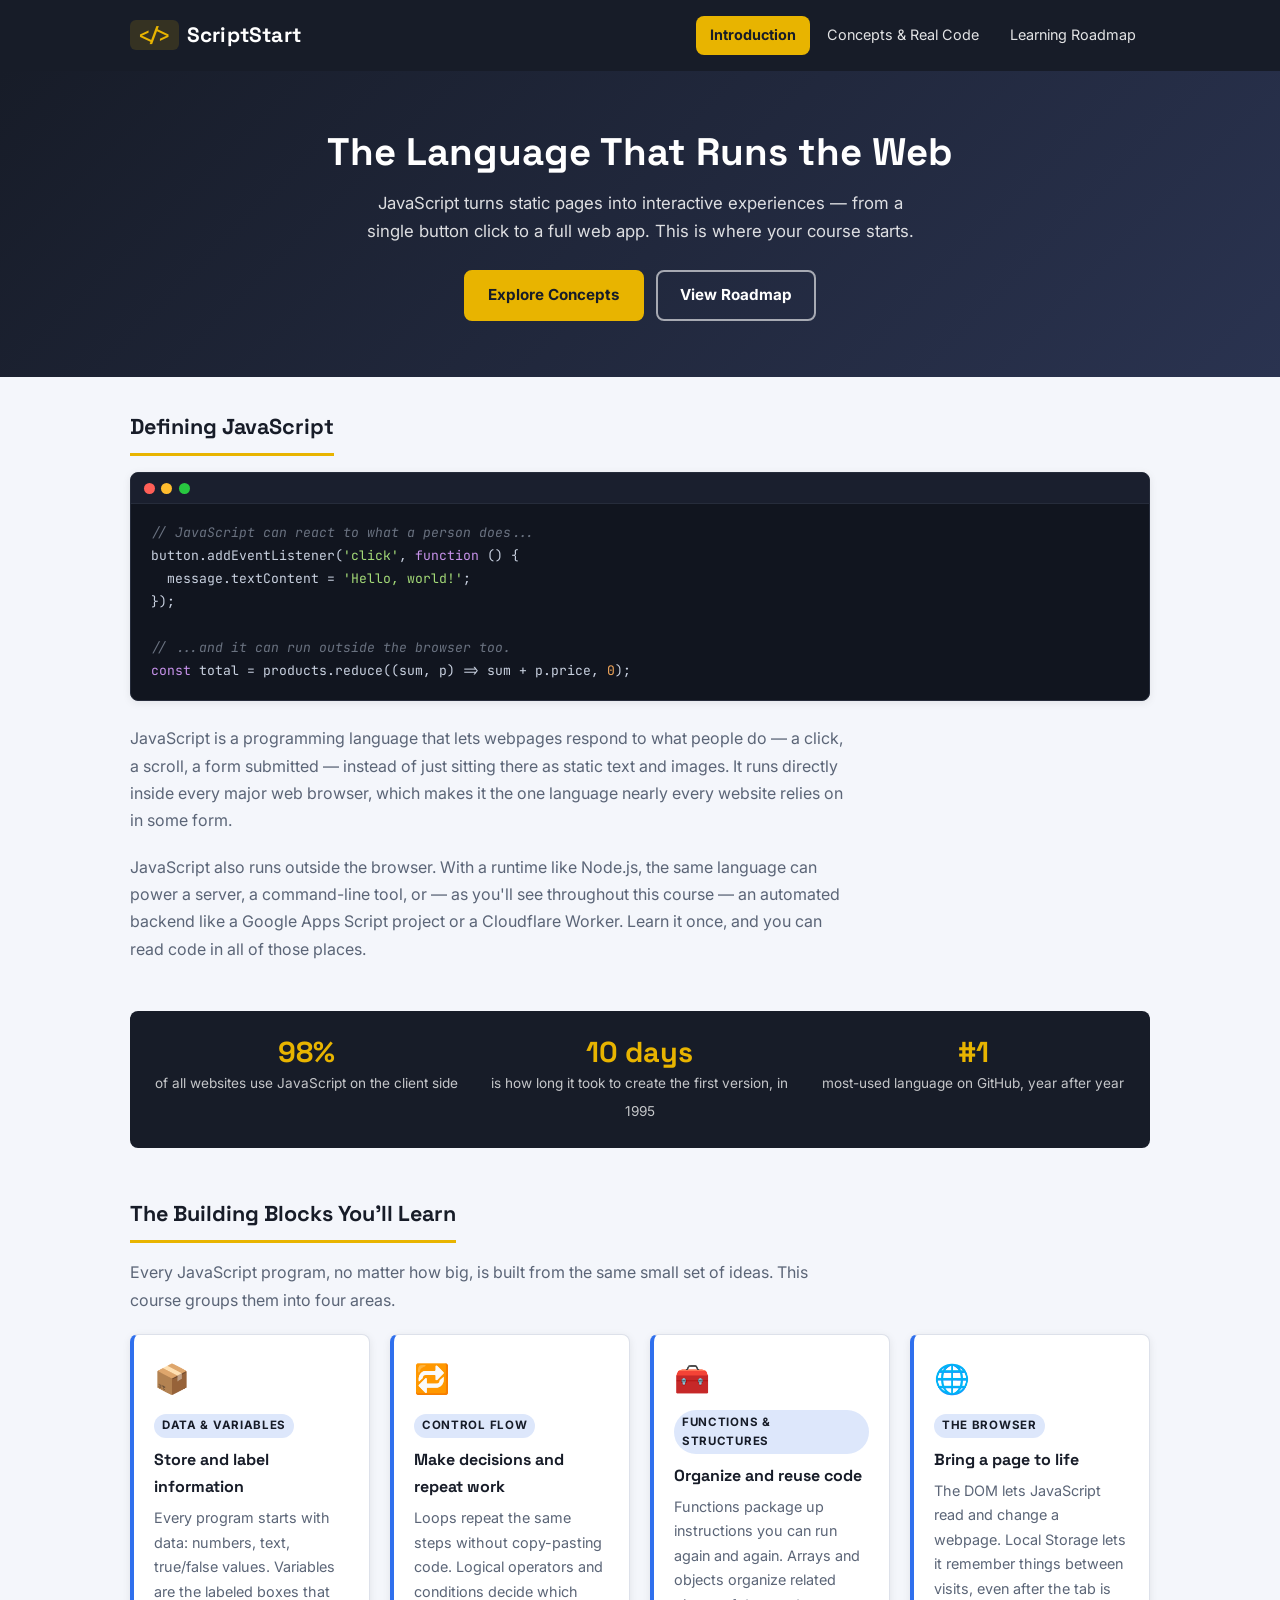
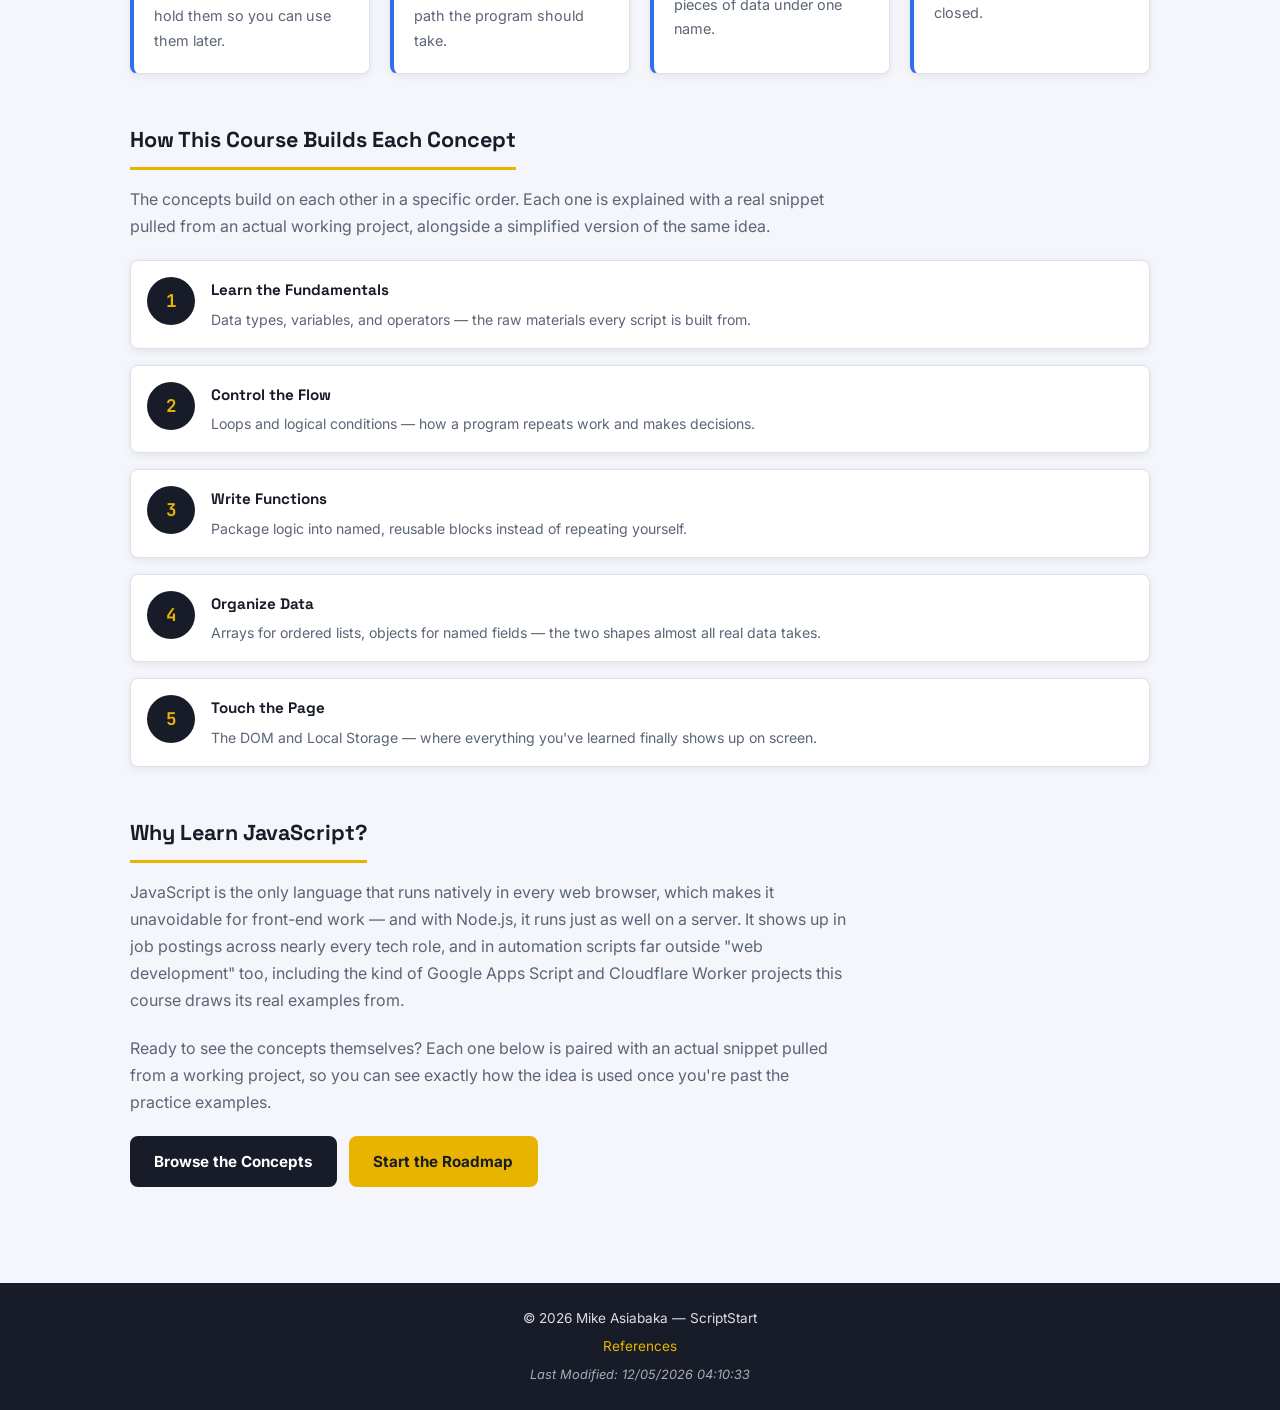
<file: index.html>
<!DOCTYPE html>
<html lang="en">
<head>
  <meta charset="UTF-8">
  <meta name="viewport" content="width=device-width, initial-scale=1.0">
  <title>What is JavaScript? | ScriptStart</title>
  <meta name="description" content="Learn what JavaScript is, where it runs, and the core concepts every beginner needs — explained with real code from an actual project.">
  <meta name="author" content="Mike Asiabaka">

  <link rel="preconnect" href="https://fonts.googleapis.com">
  <link rel="preconnect" href="https://fonts.gstatic.com" crossorigin>
  <link href="https://fonts.googleapis.com/css2?family=Space+Grotesk:wght@700&family=Inter:wght@400;700&family=JetBrains+Mono:wght@400;500&display=swap" rel="stylesheet">

  <link rel="stylesheet" href="styles/main.css">
  <script src="scripts/main.js" defer></script>
</head>
<body>

  <a class="skip-link" href="#main-content">Skip to main content</a>

  <header>
    <div class="header-inner">
      <a href="index.html" class="brand" aria-label="ScriptStart home">
        <span class="brand-icon" aria-hidden="true">&lt;/&gt;</span>
        <span class="brand-name">ScriptStart</span>
      </a>
      <button class="nav-toggle" aria-label="Open menu" aria-expanded="false" aria-controls="primary-nav">☰</button>
      <nav id="primary-nav" aria-label="Primary navigation">
        <ul>
          <li><a href="index.html">Introduction</a></li>
          <li><a href="concepts.html">Concepts &amp; Real Code</a></li>
          <li><a href="roadmap.html">Learning Roadmap</a></li>
        </ul>
      </nav>
    </div>
  </header>

  <section class="hero" aria-label="Page introduction">
    <h1>The Language That Runs the Web</h1>
    <p>JavaScript turns static pages into interactive experiences — from a single button click to a full web app. This is where your course starts.</p>
    <div class="hero-cta">
      <a href="concepts.html" class="btn-primary">Explore Concepts</a>
      <a href="roadmap.html" class="btn-secondary">View Roadmap</a>
    </div>
  </section>

  <main id="main-content">

    <!-- Definition -->
    <section class="section">
      <h2 class="section-title">Defining JavaScript</h2>

      <div class="editor-mock" aria-hidden="true">
        <div class="editor-mock-bar">
          <span class="editor-dot red"></span>
          <span class="editor-dot yellow"></span>
          <span class="editor-dot green"></span>
        </div>
        <pre data-code><code>// JavaScript can react to what a person does...
button.addEventListener('click', function () {
  message.textContent = 'Hello, world!';
});

// ...and it can run outside the browser too.
const total = products.reduce((sum, p) => sum + p.price, 0);</code></pre>
      </div>

      <p class="section-intro">
        JavaScript is a programming language that lets webpages respond to what people do — a click, a scroll, a
        form submitted — instead of just sitting there as static text and images. It runs directly inside every
        major web browser, which makes it the one language nearly every website relies on in some form.
      </p>
      <p class="section-intro">
        JavaScript also runs outside the browser. With a runtime like Node.js, the same language can power a server,
        a command-line tool, or — as you'll see throughout this course — an automated backend like a Google Apps
        Script project or a Cloudflare Worker. Learn it once, and you can read code in all of those places.
      </p>
    </section>

    <!-- Stats band -->
    <div class="stats-band" aria-label="JavaScript facts">
      <div class="stat-item">
        <strong>98%</strong>
        <span>of all websites use JavaScript on the client side</span>
      </div>
      <div class="stat-item">
        <strong>10 days</strong>
        <span>is how long it took to create the first version, in 1995</span>
      </div>
      <div class="stat-item">
        <strong>#1</strong>
        <span>most-used language on GitHub, year after year</span>
      </div>
    </div>

    <!-- Building blocks -->
    <section class="section">
      <h2 class="section-title">The Building Blocks You'll Learn</h2>
      <p class="section-intro">Every JavaScript program, no matter how big, is built from the same small set of ideas. This course groups them into four areas.</p>
      <div class="cards-grid">

        <div class="card type-card">
          <div class="card-icon" aria-hidden="true">📦</div>
          <span class="tag">Data &amp; Variables</span>
          <h3>Store and label information</h3>
          <p>Every program starts with data: numbers, text, true/false values. Variables are the labeled boxes that hold them so you can use them later.</p>
        </div>

        <div class="card type-card">
          <div class="card-icon" aria-hidden="true">🔁</div>
          <span class="tag">Control Flow</span>
          <h3>Make decisions and repeat work</h3>
          <p>Loops repeat the same steps without copy-pasting code. Logical operators and conditions decide which path the program should take.</p>
        </div>

        <div class="card type-card">
          <div class="card-icon" aria-hidden="true">🧰</div>
          <span class="tag">Functions &amp; Structures</span>
          <h3>Organize and reuse code</h3>
          <p>Functions package up instructions you can run again and again. Arrays and objects organize related pieces of data under one name.</p>
        </div>

        <div class="card type-card">
          <div class="card-icon" aria-hidden="true">🌐</div>
          <span class="tag">The Browser</span>
          <h3>Bring a page to life</h3>
          <p>The DOM lets JavaScript read and change a webpage. Local Storage lets it remember things between visits, even after the tab is closed.</p>
        </div>

      </div>
    </section>

    <!-- Learning process -->
    <section class="section">
      <h2 class="section-title">How This Course Builds Each Concept</h2>
      <p class="section-intro">The concepts build on each other in a specific order. Each one is explained with a real snippet pulled from an actual working project, alongside a simplified version of the same idea.</p>
      <ol class="steps-list">

        <li class="step-item">
          <div class="step-num" aria-hidden="true">1</div>
          <div class="step-body">
            <h3>Learn the Fundamentals</h3>
            <p>Data types, variables, and operators — the raw materials every script is built from.</p>
          </div>
        </li>

        <li class="step-item">
          <div class="step-num" aria-hidden="true">2</div>
          <div class="step-body">
            <h3>Control the Flow</h3>
            <p>Loops and logical conditions — how a program repeats work and makes decisions.</p>
          </div>
        </li>

        <li class="step-item">
          <div class="step-num" aria-hidden="true">3</div>
          <div class="step-body">
            <h3>Write Functions</h3>
            <p>Package logic into named, reusable blocks instead of repeating yourself.</p>
          </div>
        </li>

        <li class="step-item">
          <div class="step-num" aria-hidden="true">4</div>
          <div class="step-body">
            <h3>Organize Data</h3>
            <p>Arrays for ordered lists, objects for named fields — the two shapes almost all real data takes.</p>
          </div>
        </li>

        <li class="step-item">
          <div class="step-num" aria-hidden="true">5</div>
          <div class="step-body">
            <h3>Touch the Page</h3>
            <p>The DOM and Local Storage — where everything you've learned finally shows up on screen.</p>
          </div>
        </li>

      </ol>
    </section>

    <!-- Why it matters -->
    <section class="section">
      <h2 class="section-title">Why Learn JavaScript?</h2>
      <p class="section-intro">
        JavaScript is the only language that runs natively in every web browser, which makes it unavoidable for
        front-end work — and with Node.js, it runs just as well on a server. It shows up in job postings across
        nearly every tech role, and in automation scripts far outside "web development" too, including the kind
        of Google Apps Script and Cloudflare Worker projects this course draws its real examples from.
      </p>
      <p class="section-intro">
        Ready to see the concepts themselves? Each one below is paired with an actual snippet pulled from a working
        project, so you can see exactly how the idea is used once you're past the practice examples.
      </p>
      <div style="display:flex;gap:0.75rem;flex-wrap:wrap;">
        <a href="concepts.html" class="btn-primary" style="background-color:var(--ink);border-color:var(--ink);color:#fff;">Browse the Concepts</a>
        <a href="roadmap.html" class="btn-primary">Start the Roadmap</a>
      </div>
    </section>

  </main>

  <footer>
    <p>&copy; <span id="currentyear"></span> Mike Asiabaka &mdash; ScriptStart</p>
    <p><a href="references.html">References</a></p>
    <p id="lastModified"></p>
  </footer>

</body>
</html>
</file>
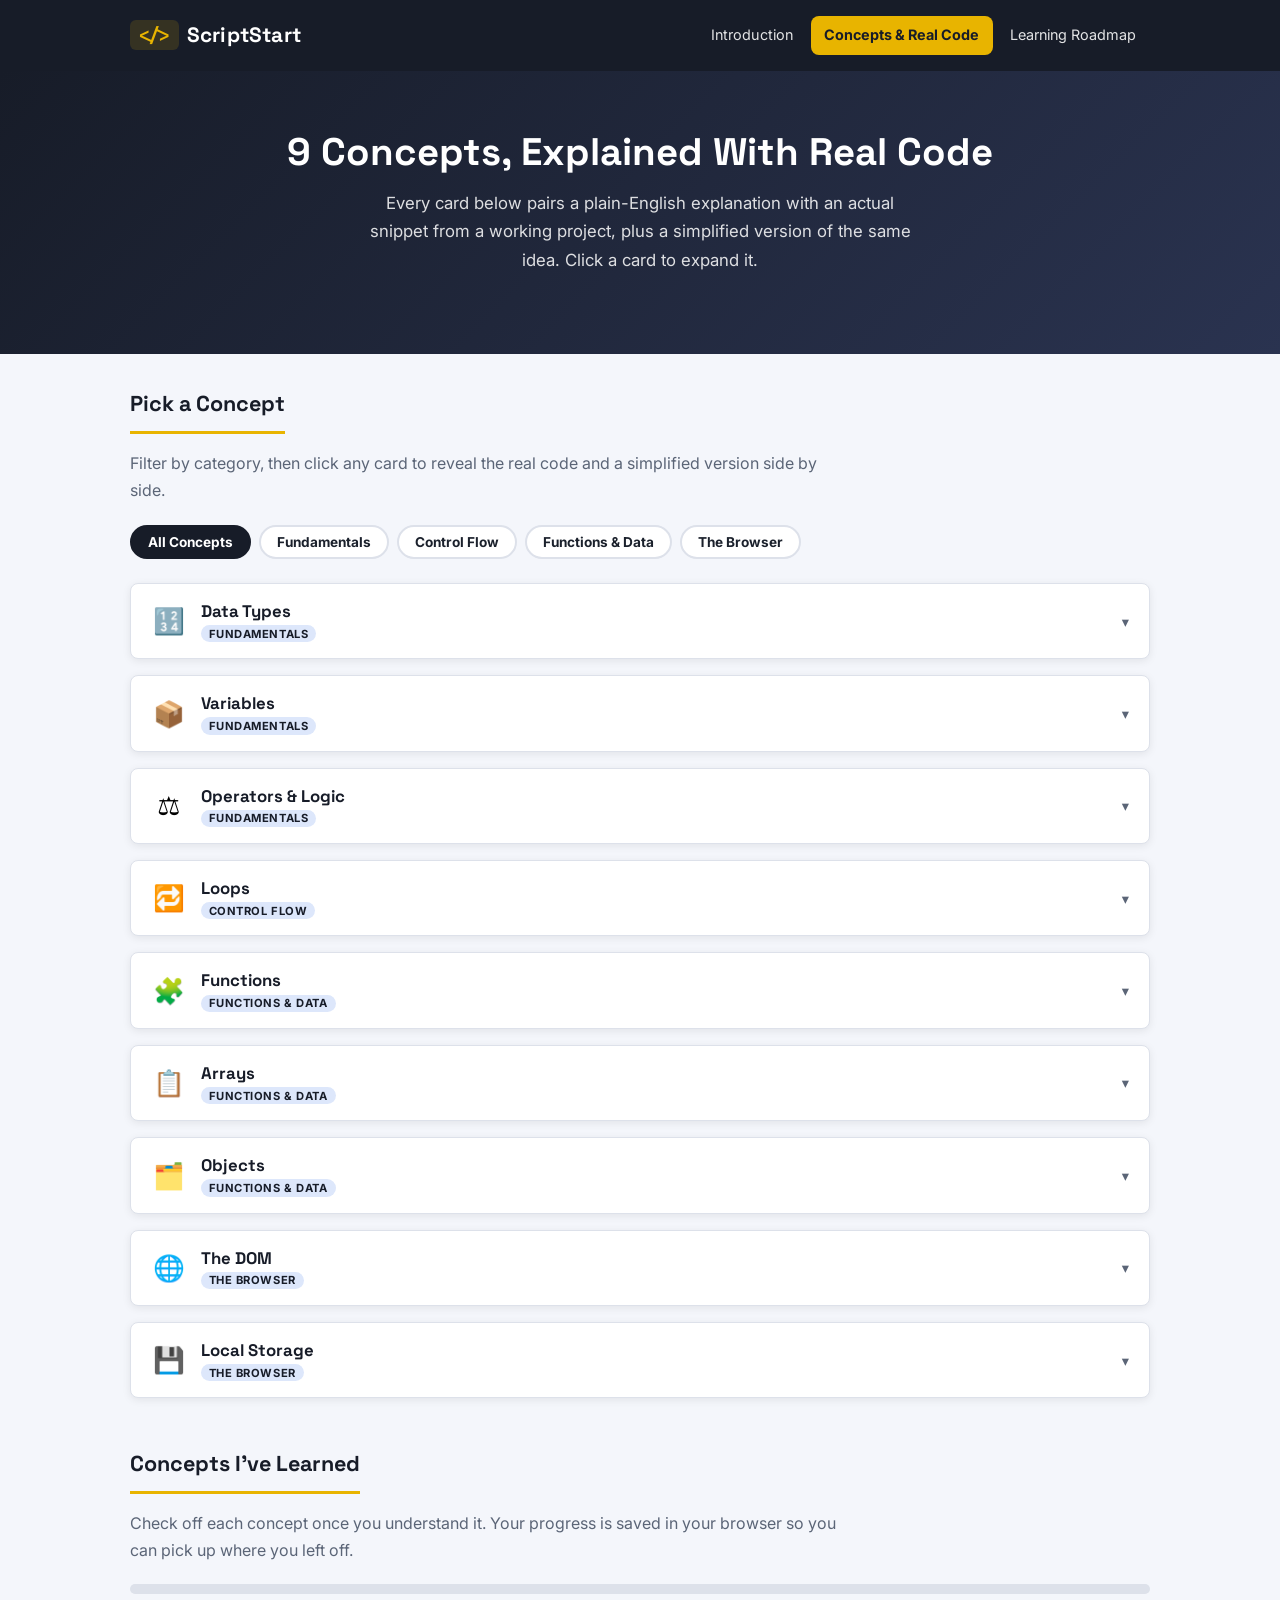
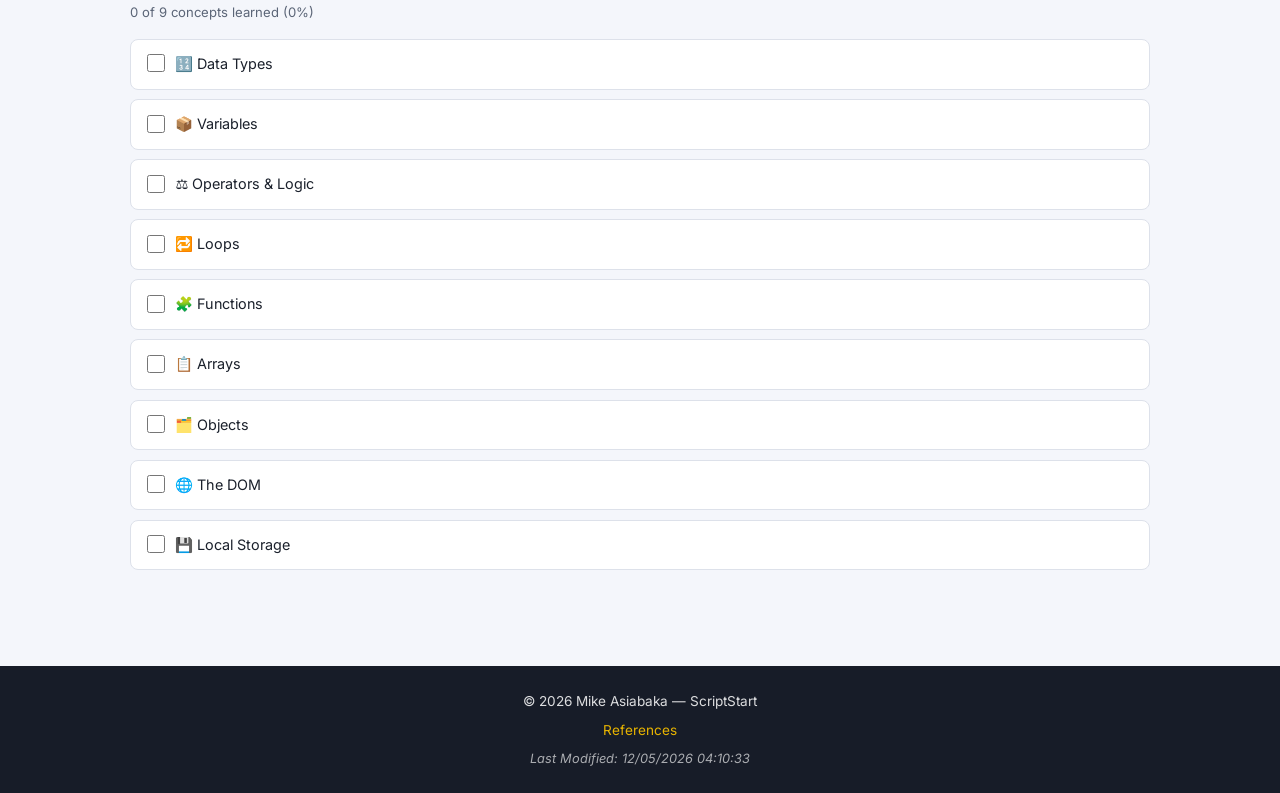
<file: concepts.html>
<!DOCTYPE html>
<html lang="en">
<head>
  <meta charset="UTF-8">
  <meta name="viewport" content="width=device-width, initial-scale=1.0">
  <title>Concepts &amp; Real Code | ScriptStart</title>
  <meta name="description" content="Nine core JavaScript concepts, each explained in plain language and paired with real code from an actual Google Apps Script and Cloudflare Worker project.">
  <meta name="author" content="Mike Asiabaka">

  <link rel="preconnect" href="https://fonts.googleapis.com">
  <link rel="preconnect" href="https://fonts.gstatic.com" crossorigin>
  <link href="https://fonts.googleapis.com/css2?family=Space+Grotesk:wght@700&family=Inter:wght@400;700&family=JetBrains+Mono:wght@400;500&display=swap" rel="stylesheet">

  <link rel="stylesheet" href="styles/main.css">
  <script src="scripts/main.js" defer></script>
  <script src="scripts/concepts.js" defer></script>
</head>
<body>

  <a class="skip-link" href="#main-content">Skip to main content</a>

  <header>
    <div class="header-inner">
      <a href="index.html" class="brand" aria-label="ScriptStart home">
        <span class="brand-icon" aria-hidden="true">&lt;/&gt;</span>
        <span class="brand-name">ScriptStart</span>
      </a>
      <button class="nav-toggle" aria-label="Open menu" aria-expanded="false" aria-controls="primary-nav">☰</button>
      <nav id="primary-nav" aria-label="Primary navigation">
        <ul>
          <li><a href="index.html">Introduction</a></li>
          <li><a href="concepts.html">Concepts &amp; Real Code</a></li>
          <li><a href="roadmap.html">Learning Roadmap</a></li>
        </ul>
      </nav>
    </div>
  </header>

  <section class="hero" aria-label="Page introduction">
    <h1>9 Concepts, Explained With Real Code</h1>
    <p>Every card below pairs a plain-English explanation with an actual snippet from a working project, plus a simplified version of the same idea. Click a card to expand it.</p>
  </section>

  <main id="main-content">

    <!-- Concept cards -->
    <section class="section">
      <h2 class="section-title">Pick a Concept</h2>
      <p class="section-intro">Filter by category, then click any card to reveal the real code and a simplified version side by side.</p>

      <div class="filter-bar" role="group" aria-label="Filter concepts by category">
        <button class="filter-btn active" data-filter="all">All Concepts</button>
        <button class="filter-btn" data-filter="fundamentals">Fundamentals</button>
        <button class="filter-btn" data-filter="control">Control Flow</button>
        <button class="filter-btn" data-filter="structures">Functions &amp; Data</button>
        <button class="filter-btn" data-filter="browser">The Browser</button>
      </div>

      <div class="concept-cards" id="concepts-list" aria-live="polite" aria-label="Concept cards">
        <!-- populated by concepts.js -->
      </div>
    </section>

    <!-- Checklist -->
    <section class="section">
      <h2 class="section-title">Concepts I've Learned</h2>
      <p class="section-intro">Check off each concept once you understand it. Your progress is saved in your browser so you can pick up where you left off.</p>

      <div class="progress-bar-wrap" aria-hidden="true">
        <div id="skills-progress-bar" role="progressbar" aria-label="Concepts progress"></div>
      </div>
      <p id="skills-progress-label" style="margin-bottom:1rem;font-size:0.82rem;color:var(--muted);"></p>

      <ul class="checklist" id="skills-checklist" aria-label="Concepts checklist">
        <!-- populated by concepts.js -->
      </ul>
    </section>

  </main>

  <footer>
    <p>&copy; <span id="currentyear"></span> Mike Asiabaka &mdash; ScriptStart</p>
    <p><a href="references.html">References</a></p>
    <p id="lastModified"></p>
  </footer>

</body>
</html>
</file>
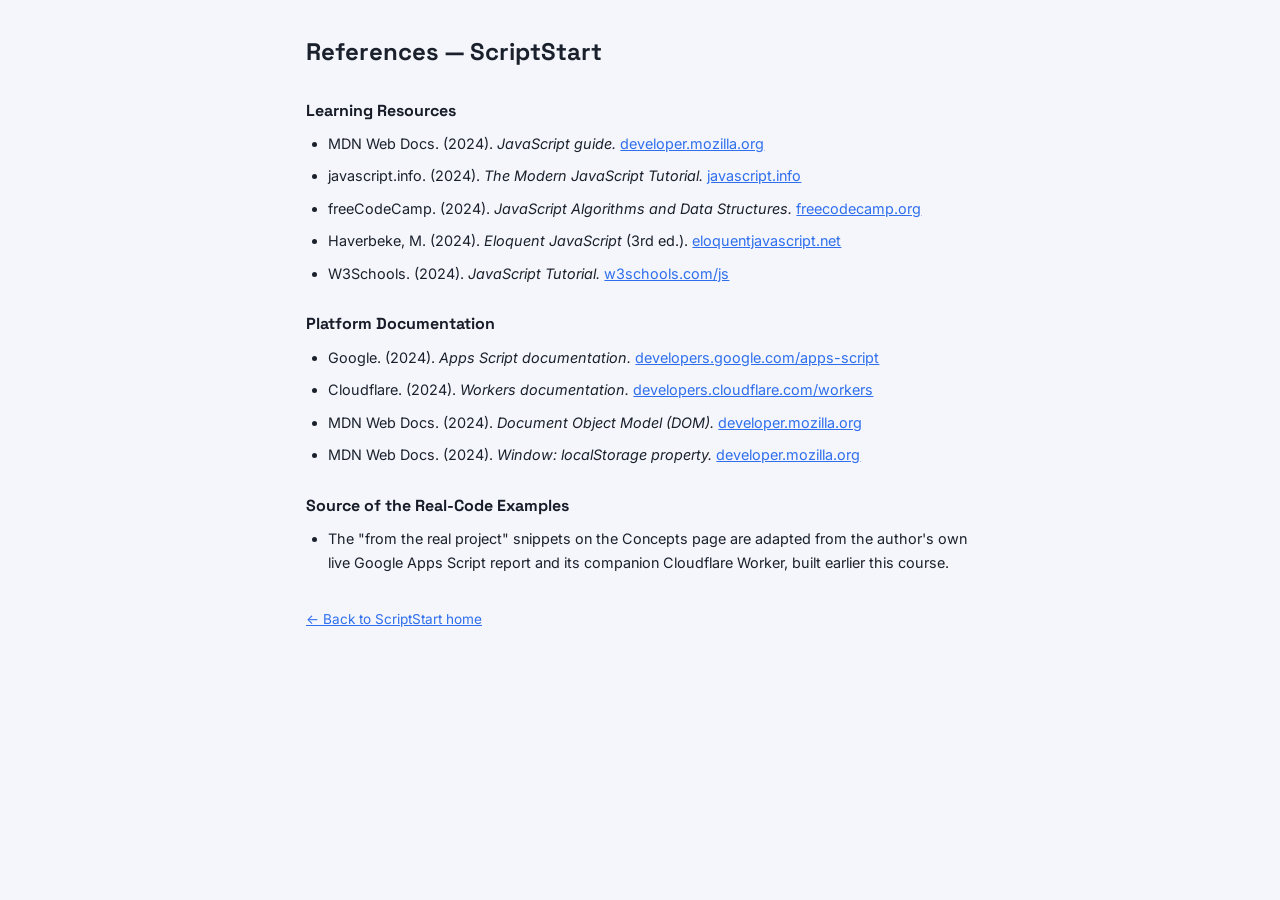
<file: references.html>
<!DOCTYPE html>
<html lang="en">
<head>
  <meta charset="UTF-8">
  <meta name="viewport" content="width=device-width, initial-scale=1.0">
  <title>References | ScriptStart</title>
  <link rel="preconnect" href="https://fonts.googleapis.com">
  <link rel="preconnect" href="https://fonts.gstatic.com" crossorigin>
  <link href="https://fonts.googleapis.com/css2?family=Space+Grotesk:wght@700&family=Inter:wght@400;700&display=swap" rel="stylesheet">
  <link rel="stylesheet" href="styles/main.css">
</head>
<body>

  <div class="ref-page">

    <h1>References — ScriptStart</h1>

    <h2>Learning Resources</h2>
    <ul>
      <li>MDN Web Docs. (2024). <em>JavaScript guide.</em> <a href="https://developer.mozilla.org/en-US/docs/Web/JavaScript/Guide" target="_blank" rel="noopener">developer.mozilla.org</a></li>
      <li>javascript.info. (2024). <em>The Modern JavaScript Tutorial.</em> <a href="https://javascript.info" target="_blank" rel="noopener">javascript.info</a></li>
      <li>freeCodeCamp. (2024). <em>JavaScript Algorithms and Data Structures.</em> <a href="https://www.freecodecamp.org/learn/javascript-algorithms-and-data-structures/" target="_blank" rel="noopener">freecodecamp.org</a></li>
      <li>Haverbeke, M. (2024). <em>Eloquent JavaScript</em> (3rd ed.). <a href="https://eloquentjavascript.net" target="_blank" rel="noopener">eloquentjavascript.net</a></li>
      <li>W3Schools. (2024). <em>JavaScript Tutorial.</em> <a href="https://www.w3schools.com/js/" target="_blank" rel="noopener">w3schools.com/js</a></li>
    </ul>

    <h2>Platform Documentation</h2>
    <ul>
      <li>Google. (2024). <em>Apps Script documentation.</em> <a href="https://developers.google.com/apps-script" target="_blank" rel="noopener">developers.google.com/apps-script</a></li>
      <li>Cloudflare. (2024). <em>Workers documentation.</em> <a href="https://developers.cloudflare.com/workers/" target="_blank" rel="noopener">developers.cloudflare.com/workers</a></li>
      <li>MDN Web Docs. (2024). <em>Document Object Model (DOM).</em> <a href="https://developer.mozilla.org/en-US/docs/Web/API/Document_Object_Model" target="_blank" rel="noopener">developer.mozilla.org</a></li>
      <li>MDN Web Docs. (2024). <em>Window: localStorage property.</em> <a href="https://developer.mozilla.org/en-US/docs/Web/API/Window/localStorage" target="_blank" rel="noopener">developer.mozilla.org</a></li>
    </ul>

    <h2>Source of the Real-Code Examples</h2>
    <ul>
      <li>The "from the real project" snippets on the Concepts page are adapted from the author's own live Google Apps Script report and its companion Cloudflare Worker, built earlier this course.</li>
    </ul>

    <p class="note"><a href="index.html">&larr; Back to ScriptStart home</a></p>

  </div>

</body>
</html>
</file>
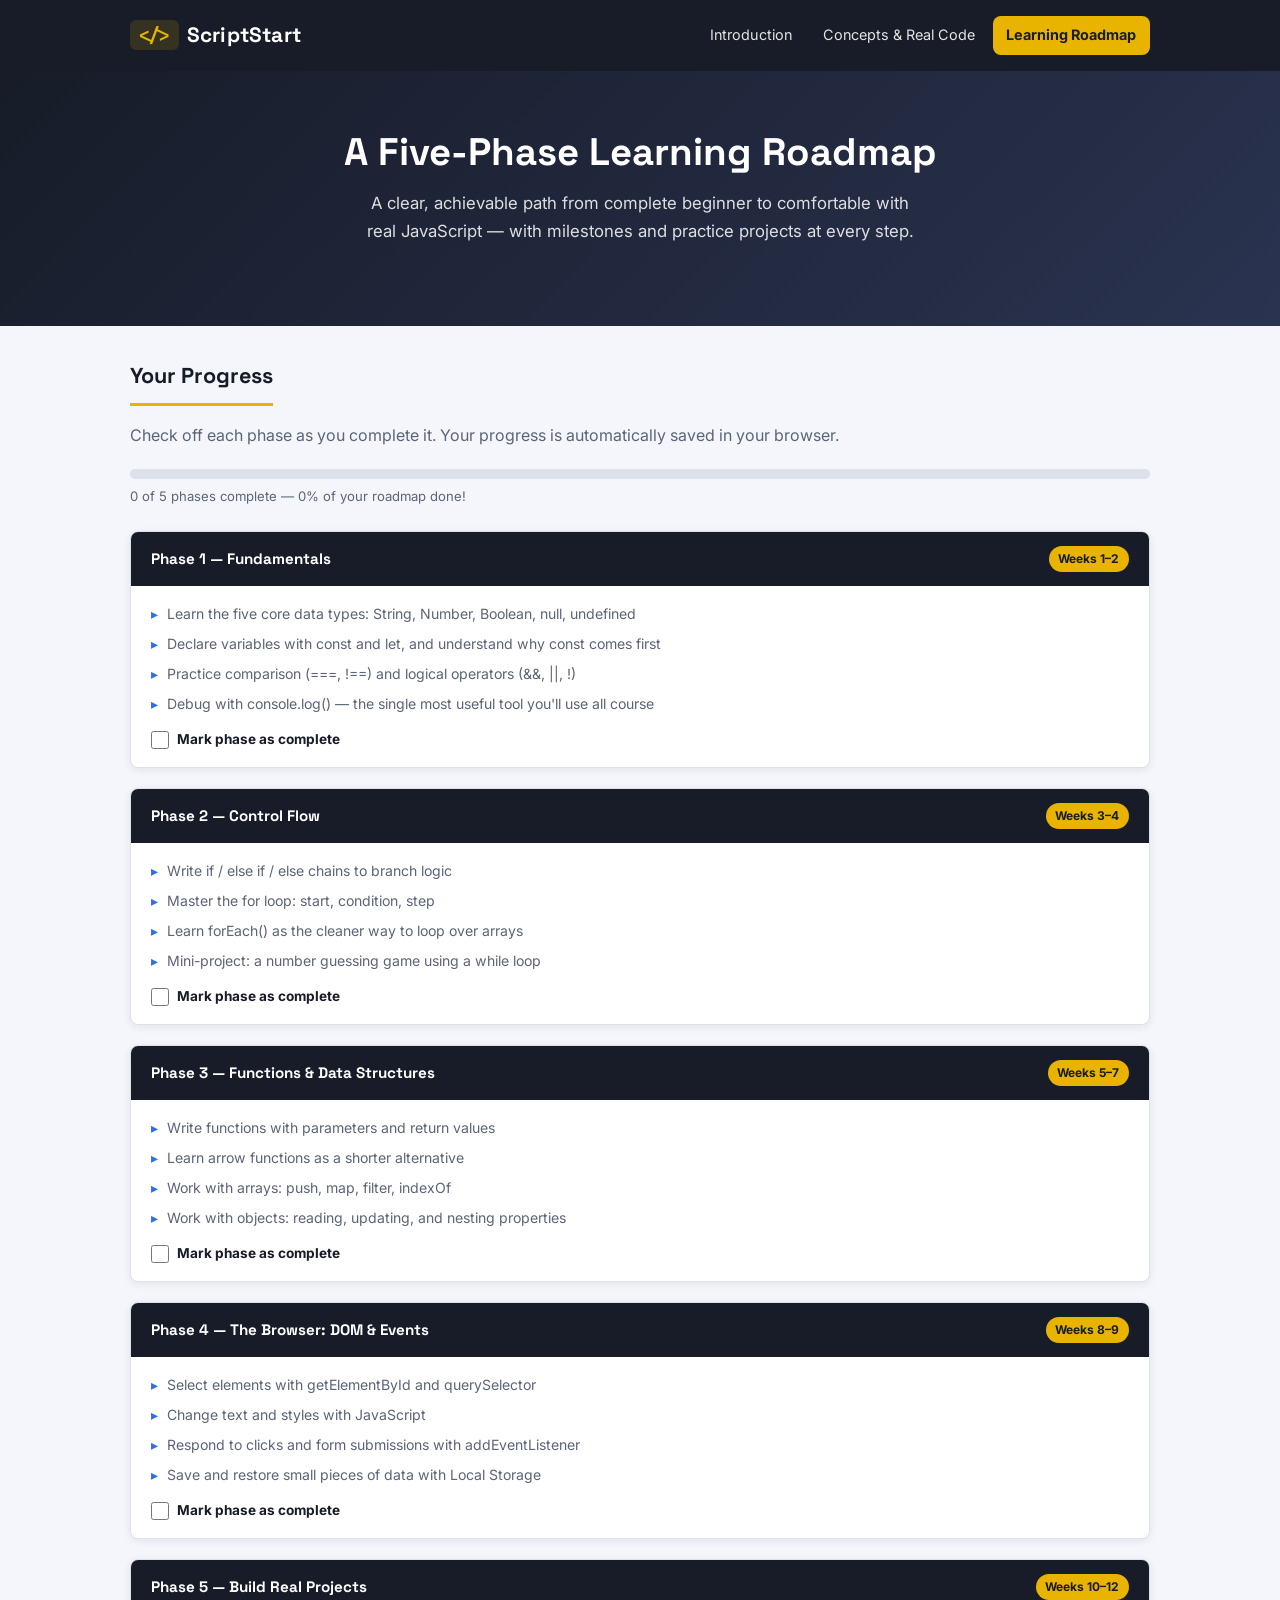
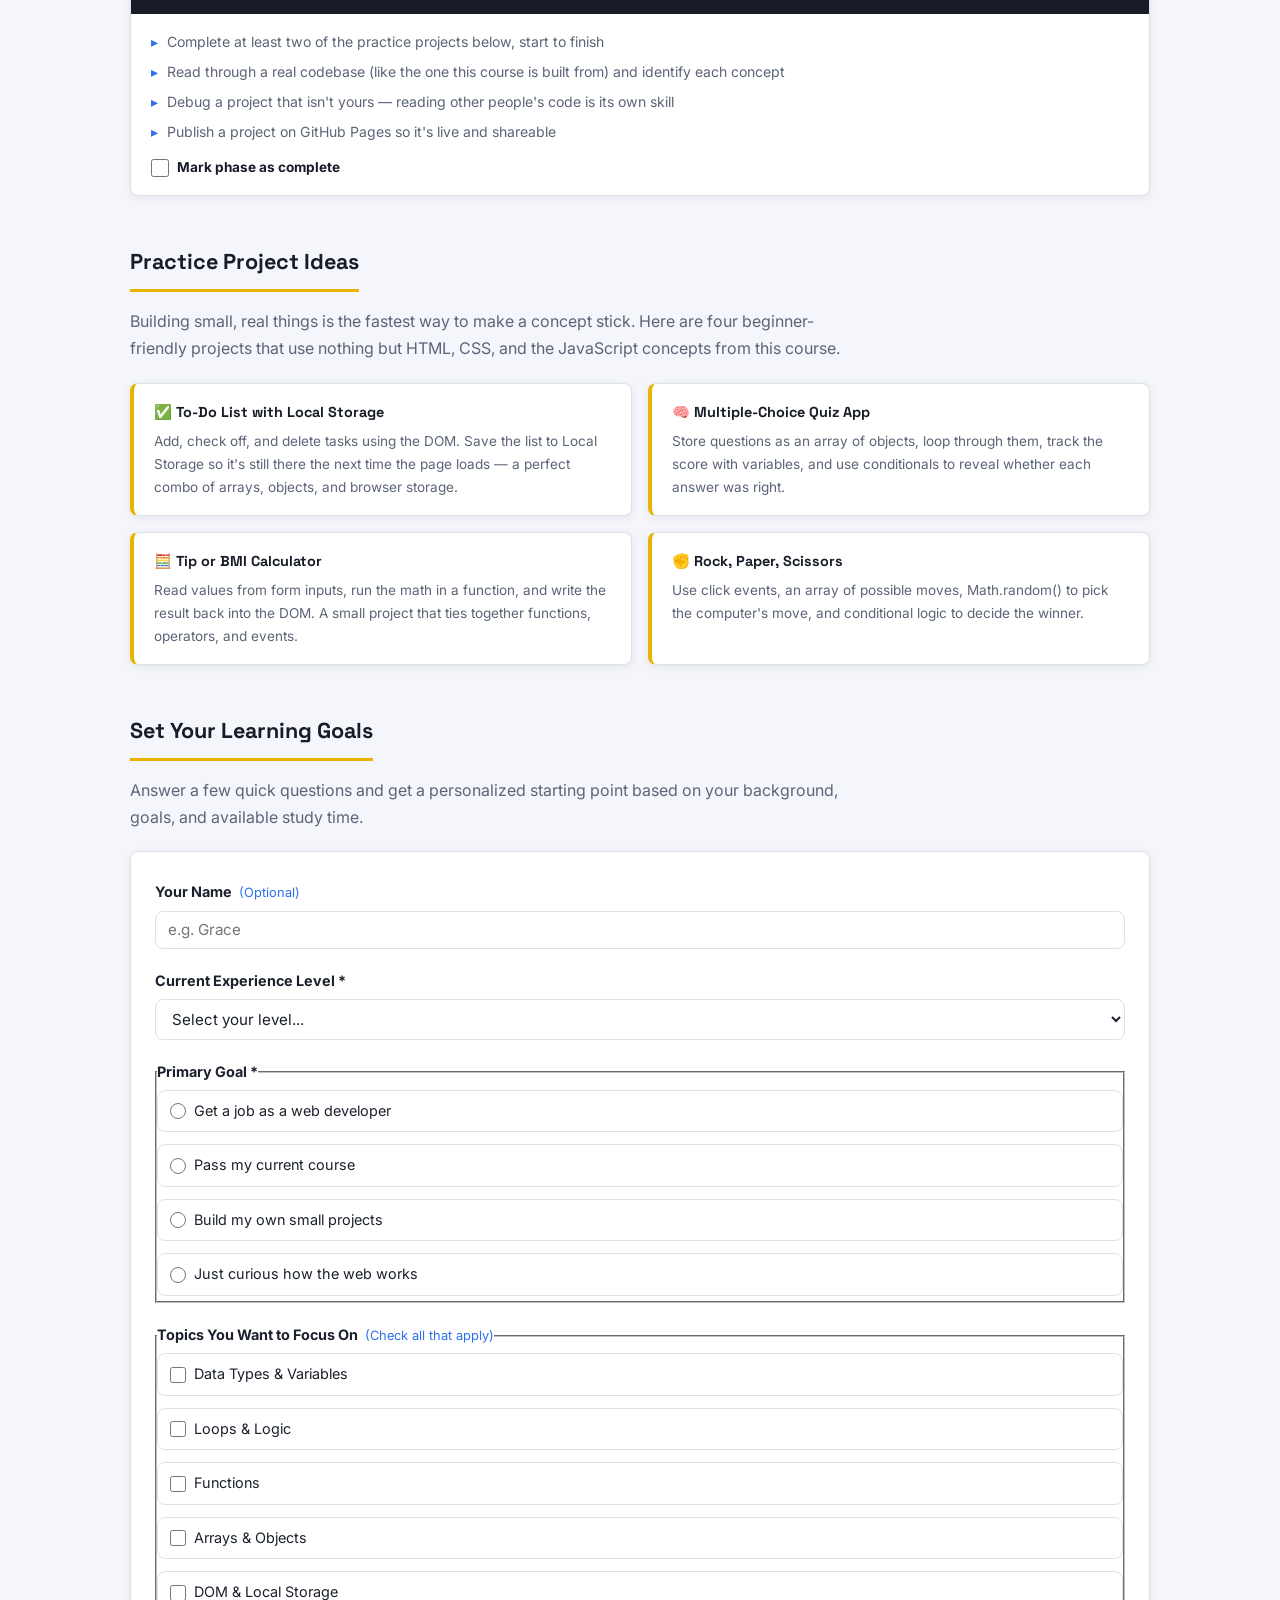
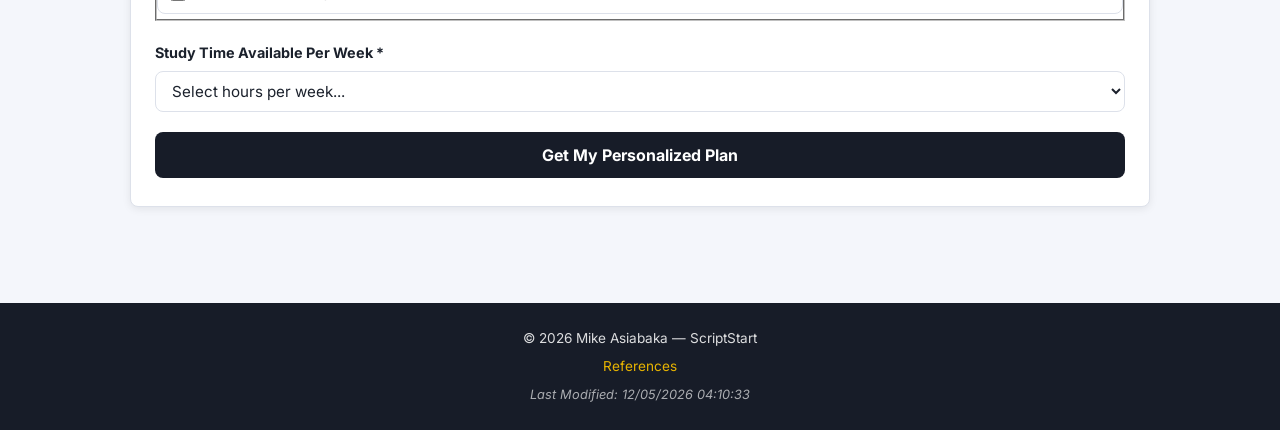
<file: roadmap.html>
<!DOCTYPE html>
<html lang="en">
<head>
  <meta charset="UTF-8">
  <meta name="viewport" content="width=device-width, initial-scale=1.0">
  <title>Learning Roadmap | ScriptStart</title>
  <meta name="description" content="A structured five-phase roadmap for learning JavaScript from the ground up, with practice project ideas and a personalized goal-setting form.">
  <meta name="author" content="Mike Asiabaka">

  <link rel="preconnect" href="https://fonts.googleapis.com">
  <link rel="preconnect" href="https://fonts.gstatic.com" crossorigin>
  <link href="https://fonts.googleapis.com/css2?family=Space+Grotesk:wght@700&family=Inter:wght@400;700&family=JetBrains+Mono:wght@400;500&display=swap" rel="stylesheet">

  <link rel="stylesheet" href="styles/main.css">
  <script src="scripts/main.js" defer></script>
  <script src="scripts/roadmap.js" defer></script>
</head>
<body>

  <a class="skip-link" href="#main-content">Skip to main content</a>

  <header>
    <div class="header-inner">
      <a href="index.html" class="brand" aria-label="ScriptStart home">
        <span class="brand-icon" aria-hidden="true">&lt;/&gt;</span>
        <span class="brand-name">ScriptStart</span>
      </a>
      <button class="nav-toggle" aria-label="Open menu" aria-expanded="false" aria-controls="primary-nav">☰</button>
      <nav id="primary-nav" aria-label="Primary navigation">
        <ul>
          <li><a href="index.html">Introduction</a></li>
          <li><a href="concepts.html">Concepts &amp; Real Code</a></li>
          <li><a href="roadmap.html">Learning Roadmap</a></li>
        </ul>
      </nav>
    </div>
  </header>

  <section class="hero" aria-label="Page introduction">
    <h1>A Five-Phase Learning Roadmap</h1>
    <p>A clear, achievable path from complete beginner to comfortable with real JavaScript — with milestones and practice projects at every step.</p>
  </section>

  <main id="main-content">

    <!-- Overall progress -->
    <section class="section">
      <h2 class="section-title">Your Progress</h2>
      <p class="section-intro">Check off each phase as you complete it. Your progress is automatically saved in your browser.</p>
      <div class="progress-bar-wrap" aria-hidden="true">
        <div id="overall-progress-bar" role="progressbar" aria-label="Overall roadmap progress"></div>
      </div>
      <p id="overall-progress-label" style="font-size:0.82rem;color:var(--muted);margin-bottom:1.5rem;"></p>

      <!-- Phases rendered by roadmap.js -->
      <div id="phases-container"></div>
    </section>

    <!-- Practice projects -->
    <section class="section">
      <h2 class="section-title">Practice Project Ideas</h2>
      <p class="section-intro">
        Building small, real things is the fastest way to make a concept stick. Here are four beginner-friendly
        projects that use nothing but HTML, CSS, and the JavaScript concepts from this course.
      </p>
      <div class="project-cards">

        <div class="project-card">
          <h4>✅ To-Do List with Local Storage</h4>
          <p>Add, check off, and delete tasks using the DOM. Save the list to Local Storage so it's still there the next time the page loads — a perfect combo of arrays, objects, and browser storage.</p>
        </div>

        <div class="project-card">
          <h4>🧠 Multiple-Choice Quiz App</h4>
          <p>Store questions as an array of objects, loop through them, track the score with variables, and use conditionals to reveal whether each answer was right.</p>
        </div>

        <div class="project-card">
          <h4>🧮 Tip or BMI Calculator</h4>
          <p>Read values from form inputs, run the math in a function, and write the result back into the DOM. A small project that ties together functions, operators, and events.</p>
        </div>

        <div class="project-card">
          <h4>✊ Rock, Paper, Scissors</h4>
          <p>Use click events, an array of possible moves, Math.random() to pick the computer's move, and conditional logic to decide the winner.</p>
        </div>

      </div>
    </section>

    <!-- Goal form -->
    <section class="section">
      <h2 class="section-title">Set Your Learning Goals</h2>
      <p class="section-intro">
        Answer a few quick questions and get a personalized starting point based on your background, goals, and available study time.
      </p>

      <div class="form-card">
        <form id="goal-form" novalidate>

          <!-- Name -->
          <div class="field-group">
            <label for="goal-name">Your Name <span class="optional">(Optional)</span></label>
            <input type="text" id="goal-name" name="goal-name" autocomplete="given-name"
              placeholder="e.g. Grace">
          </div>

          <!-- Experience level -->
          <div class="field-group">
            <label for="experience-level">Current Experience Level <span aria-hidden="true">*</span></label>
            <select id="experience-level" name="experience-level" required>
              <option value="" disabled selected>Select your level...</option>
              <option value="complete-beginner">Complete beginner — never written code</option>
              <option value="know-html-css">I know some HTML and CSS</option>
              <option value="know-basics">I can write simple JS (variables, loops)</option>
              <option value="know-functions">I'm comfortable with functions and arrays</option>
            </select>
          </div>

          <!-- Primary goal -->
          <fieldset class="field-group">
            <legend>Primary Goal <span aria-hidden="true">*</span></legend>
            <div class="radio-list">
              <label>
                <input type="radio" name="primary-goal" value="job" required>
                Get a job as a web developer
              </label>
              <label>
                <input type="radio" name="primary-goal" value="course">
                Pass my current course
              </label>
              <label>
                <input type="radio" name="primary-goal" value="personal">
                Build my own small projects
              </label>
              <label>
                <input type="radio" name="primary-goal" value="curious">
                Just curious how the web works
              </label>
            </div>
          </fieldset>

          <!-- Topics -->
          <fieldset class="field-group">
            <legend>Topics You Want to Focus On <span class="optional">(Check all that apply)</span></legend>
            <div class="checkbox-list-form">
              <label><input type="checkbox" name="topics" value="Data Types &amp; Variables"> Data Types &amp; Variables</label>
              <label><input type="checkbox" name="topics" value="Loops &amp; Logic"> Loops &amp; Logic</label>
              <label><input type="checkbox" name="topics" value="Functions"> Functions</label>
              <label><input type="checkbox" name="topics" value="Arrays &amp; Objects"> Arrays &amp; Objects</label>
              <label><input type="checkbox" name="topics" value="DOM &amp; Local Storage"> DOM &amp; Local Storage</label>
            </div>
          </fieldset>

          <!-- Hours per week -->
          <div class="field-group">
            <label for="hours-per-week">Study Time Available Per Week <span aria-hidden="true">*</span></label>
            <select id="hours-per-week" name="hours-per-week" required>
              <option value="" disabled selected>Select hours per week...</option>
              <option value="1-3">1–3 hours</option>
              <option value="4-7">4–7 hours</option>
              <option value="8-14">8–14 hours</option>
              <option value="15+">15 or more hours</option>
            </select>
          </div>

          <input type="submit" class="btn-submit" value="Get My Personalized Plan">

        </form>

        <!-- Result output -->
        <div id="result-box" role="region" aria-live="polite" aria-label="Personalized learning plan"></div>
      </div>

    </section>

  </main>

  <footer>
    <p>&copy; <span id="currentyear"></span> Mike Asiabaka &mdash; ScriptStart</p>
    <p><a href="references.html">References</a></p>
    <p id="lastModified"></p>
  </footer>

</body>
</html>
</file>
<file: styles/main.css>
/* ── Variables ───────────────────────────────────────────────── */
:root {
  --ink:         #171c28;
  --blue:        #2f6fed;
  --blue-light:  #dde7fb;
  --bg:          #f4f6fb;
  --surface:     #ffffff;
  --text:        #1b212c;
  --muted:       #5b6577;
  --js:          #e8b400;
  --js-light:    #fdf0c7;
  --border:      #dde1ea;
  --radius:      8px;
  --shadow:      0 2px 8px rgb(0 0 0 / 0.08);
  --font-head:   'Space Grotesk', system-ui, sans-serif;
  --font-body:   'Inter', system-ui, sans-serif;
  --font-mono:   'JetBrains Mono', 'Courier New', monospace;
  --max-w:       1060px;
}

/* ── Reset ───────────────────────────────────────────────────── */
*, *::before, *::after { margin: 0; padding: 0; box-sizing: border-box; }

html { scroll-behavior: smooth; }

body {
  font-family: var(--font-body);
  background-color: var(--bg);
  color: var(--text);
  line-height: 1.7;
  display: flex;
  flex-direction: column;
  min-height: 100vh;
}

img { display: block; max-width: 100%; height: auto; }

a { color: var(--blue); }
a:hover { color: var(--ink); }

code, pre { font-family: var(--font-mono); }

/* ── Skip link ───────────────────────────────────────────────── */
.skip-link {
  position: absolute;
  top: -100%;
  left: 1rem;
  background: var(--ink);
  color: #fff;
  padding: 0.4rem 0.8rem;
  border-radius: 0 0 var(--radius) var(--radius);
  font-size: 0.85rem;
  text-decoration: none;
  z-index: 200;
}
.skip-link:focus { top: 0; }

/* ── Header ──────────────────────────────────────────────────── */
header {
  background-color: var(--ink);
  color: #fff;
}

.header-inner {
  max-width: var(--max-w);
  margin: 0 auto;
  padding: 1rem 1.25rem;
  display: flex;
  align-items: center;
  justify-content: space-between;
  flex-wrap: wrap;
  gap: 0.5rem;
}

.brand {
  display: flex;
  align-items: center;
  gap: 0.5rem;
  text-decoration: none;
  color: #fff;
}

.brand-icon {
  font-family: var(--font-mono);
  font-weight: 700;
  font-size: 1.2rem;
  color: var(--js);
  background: rgba(232,180,0,0.14);
  border-radius: 6px;
  padding: 0.1rem 0.4rem;
  line-height: 1.4;
}

.brand-name {
  font-family: var(--font-head);
  font-size: 1.3rem;
  font-weight: 700;
  letter-spacing: 0.01em;
}

/* Hamburger */
.nav-toggle {
  background: transparent;
  border: 1px solid rgba(255,255,255,0.5);
  border-radius: var(--radius);
  color: #fff;
  font-size: 1.4rem;
  padding: 0.3rem 0.6rem;
  cursor: pointer;
  line-height: 1;
}

/* Nav */
#primary-nav {
  width: 100%;
  display: none;
}

#primary-nav.open { display: block; }

#primary-nav ul {
  list-style: none;
  display: flex;
  flex-direction: column;
  border-top: 1px solid rgba(255,255,255,0.15);
  margin-top: 0.5rem;
  padding-top: 0.5rem;
  gap: 0.15rem;
}

#primary-nav a {
  display: block;
  padding: 0.6rem 0.75rem;
  color: rgba(255,255,255,0.88);
  text-decoration: none;
  border-radius: var(--radius);
  font-size: 0.95rem;
  transition: background-color 0.18s, color 0.18s;
}

#primary-nav a:hover,
#primary-nav a:focus-visible { background-color: var(--blue); color: #fff; }

#primary-nav a.active {
  background-color: var(--js);
  color: var(--ink);
  font-weight: 700;
}

/* ── Hero ────────────────────────────────────────────────────── */
.hero {
  background: linear-gradient(135deg, var(--ink) 0%, #2a3350 100%);
  color: #fff;
  text-align: center;
  padding: 3.5rem 1.25rem;
}

.hero h1 {
  font-family: var(--font-head);
  font-size: clamp(1.6rem, 4vw, 2.4rem);
  line-height: 1.3;
  margin-bottom: 0.75rem;
}

.hero p {
  font-size: 1.05rem;
  max-width: 560px;
  margin: 0 auto 1.5rem;
  color: rgba(255,255,255,0.85);
}

.hero-cta {
  display: inline-flex;
  gap: 0.75rem;
  flex-wrap: wrap;
  justify-content: center;
}

.btn-primary, .btn-secondary {
  padding: 0.65rem 1.4rem;
  border-radius: var(--radius);
  font-family: var(--font-body);
  font-size: 0.95rem;
  font-weight: 700;
  text-decoration: none;
  transition: opacity 0.18s;
  border: 2px solid transparent;
  display: inline-block;
}

.btn-primary {
  background-color: var(--js);
  color: var(--ink);
  border-color: var(--js);
}

.btn-secondary {
  background-color: transparent;
  color: #fff;
  border-color: rgba(255,255,255,0.6);
}

.btn-primary:hover, .btn-secondary:hover { opacity: 0.88; }
.btn-secondary:hover { color: #fff; }

/* ── Main ────────────────────────────────────────────────────── */
main {
  flex: 1;
  max-width: var(--max-w);
  margin: 0 auto;
  width: 100%;
  padding: 2rem 1.25rem 3rem;
}

/* ── Section ─────────────────────────────────────────────────── */
.section { margin-bottom: 3rem; }

.section-title {
  font-family: var(--font-head);
  font-size: 1.35rem;
  color: var(--ink);
  margin-bottom: 1rem;
  padding-bottom: 0.5rem;
  border-bottom: 3px solid var(--js);
  display: inline-block;
}

.section-intro {
  color: var(--muted);
  margin-bottom: 1.25rem;
  max-width: 720px;
}

/* ── Cards grid (building blocks, type cards) ───────────────── */
.cards-grid {
  display: grid;
  grid-template-columns: 1fr;
  gap: 1.25rem;
}

.card {
  background-color: var(--surface);
  border: 1px solid var(--border);
  border-radius: var(--radius);
  box-shadow: var(--shadow);
  overflow: hidden;
}

.type-card {
  padding: 1.25rem;
  border-left: 4px solid var(--blue);
}

.type-card .card-icon { font-size: 1.8rem; margin-bottom: 0.4rem; }

.type-card h3 {
  font-family: var(--font-head);
  font-size: 1rem;
  color: var(--ink);
  margin-bottom: 0.35rem;
}

.type-card .tag {
  display: inline-block;
  font-size: 0.72rem;
  font-weight: 700;
  text-transform: uppercase;
  letter-spacing: 0.06em;
  padding: 0.15rem 0.5rem;
  border-radius: 99px;
  background-color: var(--blue-light);
  color: var(--ink);
  margin-bottom: 0.5rem;
}

.type-card p { font-size: 0.9rem; color: var(--muted); }

/* ── Process steps ───────────────────────────────────────────── */
.steps-list {
  list-style: none;
  display: flex;
  flex-direction: column;
  gap: 1rem;
}

.step-item {
  display: grid;
  grid-template-columns: 48px 1fr;
  gap: 1rem;
  align-items: start;
  background-color: var(--surface);
  border: 1px solid var(--border);
  border-radius: var(--radius);
  padding: 1rem;
  box-shadow: var(--shadow);
}

.step-num {
  width: 48px;
  height: 48px;
  background-color: var(--ink);
  color: var(--js);
  border-radius: 50%;
  display: flex;
  align-items: center;
  justify-content: center;
  font-family: var(--font-mono);
  font-size: 1.1rem;
  font-weight: 700;
  flex-shrink: 0;
}

.step-body h3 {
  font-family: var(--font-head);
  font-size: 0.95rem;
  color: var(--ink);
  margin-bottom: 0.3rem;
}

.step-body p { font-size: 0.88rem; color: var(--muted); }

/* ── Stats banner ────────────────────────────────────────────── */
.stats-band {
  background-color: var(--ink);
  color: #fff;
  border-radius: var(--radius);
  padding: 1.5rem 1.25rem;
  display: grid;
  grid-template-columns: 1fr;
  gap: 1.25rem;
  text-align: center;
  margin-bottom: 3rem;
}

.stat-item strong {
  display: block;
  font-family: var(--font-head);
  font-size: 1.8rem;
  color: var(--js);
  line-height: 1.2;
}

.stat-item span { font-size: 0.85rem; color: rgba(255,255,255,0.75); }

/* ── Code mock (hero visual, no photos needed) ──────────────── */
.editor-mock {
  background: #11151f;
  border-radius: var(--radius);
  box-shadow: var(--shadow);
  overflow: hidden;
  margin-bottom: 1.5rem;
  border: 1px solid #262c3b;
}

.editor-mock-bar {
  display: flex;
  gap: 0.4rem;
  padding: 0.6rem 0.8rem;
  background: #1a1f2e;
  border-bottom: 1px solid #262c3b;
}

.editor-dot { width: 11px; height: 11px; border-radius: 50%; }
.editor-dot.red { background: #ff5f57; }
.editor-dot.yellow { background: #febc2e; }
.editor-dot.green { background: #28c840; }

.editor-mock pre {
  margin: 0;
  padding: 1.1rem 1.25rem;
  font-size: 0.82rem;
  line-height: 1.75;
  overflow-x: auto;
  color: #c9d1e0;
}

/* ── Code highlight tokens ───────────────────────────────────── */
.tok-keyword { color: #c792ea; }
.tok-string  { color: #a3d977; }
.tok-number  { color: #f2a65a; }
.tok-comment { color: #6a7280; font-style: italic; }

/* ── Filter bar (concepts page) ──────────────────────────────── */
.filter-bar {
  display: flex;
  flex-wrap: wrap;
  gap: 0.5rem;
  margin-bottom: 1.5rem;
}

.filter-btn {
  padding: 0.45rem 1rem;
  border: 2px solid var(--border);
  border-radius: 99px;
  background-color: var(--surface);
  color: var(--text);
  font-family: var(--font-body);
  font-size: 0.85rem;
  font-weight: 700;
  cursor: pointer;
  transition: border-color 0.18s, background-color 0.18s, color 0.18s;
}

.filter-btn:hover { border-color: var(--blue); color: var(--blue); }
.filter-btn.active { background-color: var(--ink); border-color: var(--ink); color: #fff; }

/* ── Concept cards ───────────────────────────────────────────── */
.concept-cards { display: flex; flex-direction: column; gap: 1rem; }

.concept-card {
  background-color: var(--surface);
  border: 1px solid var(--border);
  border-radius: var(--radius);
  box-shadow: var(--shadow);
  overflow: hidden;
}

.concept-head {
  display: flex;
  align-items: center;
  gap: 0.9rem;
  padding: 1rem 1.25rem;
  cursor: pointer;
  background: none;
  border: none;
  width: 100%;
  text-align: left;
  font-family: var(--font-body);
}

.concept-icon {
  font-size: 1.6rem;
  line-height: 1;
  flex-shrink: 0;
  width: 2.2rem;
  text-align: center;
}

.concept-meta { flex: 1; min-width: 0; }

.concept-meta h3 {
  font-family: var(--font-head);
  font-size: 1.05rem;
  color: var(--ink);
}

.concept-meta .cat-tag {
  display: inline-block;
  font-size: 0.7rem;
  font-weight: 700;
  text-transform: uppercase;
  letter-spacing: 0.05em;
  padding: 0.1rem 0.5rem;
  border-radius: 99px;
  background-color: var(--blue-light);
  color: var(--ink);
  margin-top: 0.2rem;
}

.concept-chevron {
  font-size: 0.9rem;
  color: var(--muted);
  transition: transform 0.2s;
  flex-shrink: 0;
}

.concept-card.open .concept-chevron { transform: rotate(180deg); }

.concept-body {
  display: none;
  padding: 0 1.25rem 1.25rem;
  border-top: 1px solid var(--border);
}

.concept-card.open .concept-body { display: block; padding-top: 1rem; }

.concept-explain {
  color: var(--muted);
  font-size: 0.9rem;
  margin-bottom: 1rem;
}

.code-panel { margin-bottom: 1rem; border-radius: var(--radius); overflow: hidden; border: 1px solid #262c3b; }
.code-panel:last-child { margin-bottom: 0; }

.code-panel-label {
  font-size: 0.72rem;
  font-weight: 700;
  text-transform: uppercase;
  letter-spacing: 0.05em;
  padding: 0.5rem 0.9rem;
  color: #fff;
}

.code-panel.real .code-panel-label { background: #1d3a63; color: #a9c8f5; }
.code-panel.simple .code-panel-label { background: #3a3315; color: var(--js); }

.code-panel pre {
  margin: 0;
  background: #11151f;
  color: #c9d1e0;
  padding: 1rem 1.1rem;
  font-size: 0.8rem;
  line-height: 1.7;
  overflow-x: auto;
}

/* ── Skills / concepts checklist ──────────────────────────────── */
.checklist {
  list-style: none;
  display: flex;
  flex-direction: column;
  gap: 0.6rem;
}

.checklist li label {
  display: flex;
  align-items: flex-start;
  gap: 0.65rem;
  cursor: pointer;
  padding: 0.75rem 1rem;
  background-color: var(--surface);
  border: 1px solid var(--border);
  border-radius: var(--radius);
  font-size: 0.9rem;
  transition: border-color 0.18s;
}

.checklist li label:hover { border-color: var(--blue); }

.checklist input[type="checkbox"] {
  width: 18px;
  height: 18px;
  accent-color: var(--ink);
  flex-shrink: 0;
  margin-top: 0.15rem;
}

.checklist input[type="checkbox"]:checked + span {
  color: var(--muted);
  text-decoration: line-through;
}

.progress-bar-wrap {
  background-color: var(--border);
  border-radius: 99px;
  height: 10px;
  overflow: hidden;
  margin-bottom: 0.4rem;
}

#skills-progress-bar,
#overall-progress-bar {
  height: 100%;
  background-color: var(--js);
  border-radius: 99px;
  transition: width 0.35s ease;
  width: 0%;
}

#skills-progress-label,
#overall-progress-label {
  font-size: 0.82rem;
  color: var(--muted);
}

/* ── Roadmap (roadmap page) ──────────────────────────────────── */
.phase-card {
  background-color: var(--surface);
  border: 1px solid var(--border);
  border-radius: var(--radius);
  box-shadow: var(--shadow);
  overflow: hidden;
  margin-bottom: 1.25rem;
}

.phase-head {
  background-color: var(--ink);
  color: #fff;
  padding: 0.85rem 1.25rem;
  display: flex;
  align-items: center;
  justify-content: space-between;
  gap: 0.5rem;
}

.phase-head h3 {
  font-family: var(--font-head);
  font-size: 0.95rem;
}

.phase-head .weeks-badge {
  font-size: 0.75rem;
  background-color: var(--js);
  color: var(--ink);
  padding: 0.15rem 0.6rem;
  border-radius: 99px;
  white-space: nowrap;
  font-weight: 700;
}

.phase-body {
  padding: 1rem 1.25rem;
}

.phase-body ul {
  list-style: none;
  display: flex;
  flex-direction: column;
  gap: 0.4rem;
  margin-bottom: 0.75rem;
}

.phase-body ul li {
  font-size: 0.88rem;
  color: var(--muted);
  padding-left: 1rem;
  position: relative;
}

.phase-body ul li::before {
  content: "▸";
  position: absolute;
  left: 0;
  color: var(--blue);
}

.phase-complete {
  display: flex;
  align-items: center;
  gap: 0.5rem;
  font-size: 0.85rem;
  font-weight: 700;
  color: var(--ink);
  cursor: pointer;
  margin-top: 0.5rem;
}

.phase-complete input[type="checkbox"] {
  width: 18px;
  height: 18px;
  accent-color: var(--js);
  cursor: pointer;
}

/* ── Project idea cards ──────────────────────────────────────── */
.project-cards {
  display: grid;
  grid-template-columns: 1fr;
  gap: 1rem;
}

.project-card {
  background-color: var(--surface);
  border: 1px solid var(--border);
  border-left: 4px solid var(--js);
  border-radius: var(--radius);
  padding: 1rem 1.25rem;
  box-shadow: var(--shadow);
}

.project-card h4 {
  font-family: var(--font-head);
  font-size: 0.9rem;
  color: var(--ink);
  margin-bottom: 0.35rem;
}

.project-card p { font-size: 0.85rem; color: var(--muted); }

/* ── Goal form ───────────────────────────────────────────────── */
.form-card {
  background-color: var(--surface);
  border: 1px solid var(--border);
  border-radius: var(--radius);
  box-shadow: var(--shadow);
  padding: 1.75rem 1.5rem;
}

.field-group { margin-bottom: 1.25rem; }

.field-group label,
.field-group legend {
  display: block;
  font-weight: 700;
  font-size: 0.9rem;
  margin-bottom: 0.35rem;
  color: var(--text);
}

.optional {
  font-weight: 400;
  font-size: 0.8rem;
  color: var(--blue);
  margin-left: 0.25rem;
}

input[type="text"],
select {
  width: 100%;
  padding: 0.55rem 0.75rem;
  font-family: var(--font-body);
  font-size: 0.95rem;
  color: var(--text);
  background-color: #fff;
  border: 1px solid var(--border);
  border-radius: var(--radius);
}

input[type="text"]:focus,
select:focus {
  outline: 2px solid var(--blue);
  outline-offset: 1px;
  border-color: var(--blue);
}

.radio-list, .checkbox-list-form {
  display: flex;
  flex-direction: column;
  gap: 0.4rem;
}

.radio-list label, .checkbox-list-form label {
  display: flex;
  align-items: center;
  gap: 0.5rem;
  font-weight: 400;
  font-size: 0.9rem;
  cursor: pointer;
  padding: 0.5rem 0.75rem;
  border: 1px solid var(--border);
  border-radius: var(--radius);
  transition: border-color 0.18s;
}

.radio-list label:hover, .checkbox-list-form label:hover { border-color: var(--blue); }

.radio-list input[type="radio"],
.checkbox-list-form input[type="checkbox"] {
  width: 16px;
  height: 16px;
  accent-color: var(--ink);
  flex-shrink: 0;
}

.btn-submit {
  display: block;
  width: 100%;
  padding: 0.8rem;
  margin-top: 0.5rem;
  background-color: var(--ink);
  color: #fff;
  font-family: var(--font-body);
  font-size: 1rem;
  font-weight: 700;
  border: none;
  border-radius: var(--radius);
  cursor: pointer;
  transition: background-color 0.2s;
}

.btn-submit:hover { background-color: var(--blue); }

/* ── Personalized result ─────────────────────────────────────── */
#result-box {
  display: none;
  background-color: #eef3ff;
  border: 2px solid var(--blue);
  border-radius: var(--radius);
  padding: 1.5rem;
  margin-top: 1.5rem;
}

#result-box h3 {
  font-family: var(--font-head);
  font-size: 1.05rem;
  color: var(--ink);
  margin-bottom: 0.75rem;
}

#result-box p { font-size: 0.9rem; color: var(--text); margin-bottom: 0.5rem; }
#result-box p:last-child { margin-bottom: 0; }

#result-box strong { color: var(--ink); }

/* ── References page (self-contained) ─────────────────────────── */
.ref-page {
  font-family: var(--font-body);
  max-width: 700px;
  margin: 2rem auto;
  padding: 0 1rem;
  line-height: 1.7;
  color: var(--text);
}
.ref-page h1 { font-family: var(--font-head); font-size: 1.5rem; margin-bottom: 1.5rem; }
.ref-page h2 { font-family: var(--font-head); font-size: 1rem; margin: 1.5rem 0 0.5rem; color: var(--ink); }
.ref-page ul { padding-left: 1.4rem; }
.ref-page li { margin-bottom: 0.5rem; font-size: 0.9rem; }
.ref-page p.note { font-size: 0.85rem; color: var(--muted); margin-top: 2rem; }

/* ── Footer ──────────────────────────────────────────────────── */
footer {
  background-color: var(--ink);
  color: rgba(255,255,255,0.85);
  padding: 1.5rem 1.25rem;
  text-align: center;
  font-size: 0.85rem;
}

footer p + p { margin-top: 0.35rem; }

footer a { color: var(--js); text-decoration: none; }
footer a:hover { text-decoration: underline; }

#lastModified {
  font-style: italic;
  font-size: 0.8rem;
  opacity: 0.75;
}

/* ── Responsive: tablet and up ───────────────────────────────── */
@media (min-width: 640px) {
  .cards-grid { grid-template-columns: repeat(2, 1fr); }
  .stats-band { grid-template-columns: repeat(3, 1fr); }
  .project-cards { grid-template-columns: repeat(2, 1fr); }
}

@media (min-width: 768px) {
  .nav-toggle { display: none; }

  #primary-nav {
    display: block !important;
    width: auto;
  }

  #primary-nav ul {
    flex-direction: row;
    border-top: none;
    margin-top: 0;
    padding-top: 0;
    gap: 0.25rem;
  }

  #primary-nav a { padding: 0.45rem 0.85rem; font-size: 0.9rem; }

  .cards-grid { grid-template-columns: repeat(4, 1fr); }
}

@media (min-width: 900px) {
  .project-cards { grid-template-columns: repeat(2, 1fr); }
}
</file>
